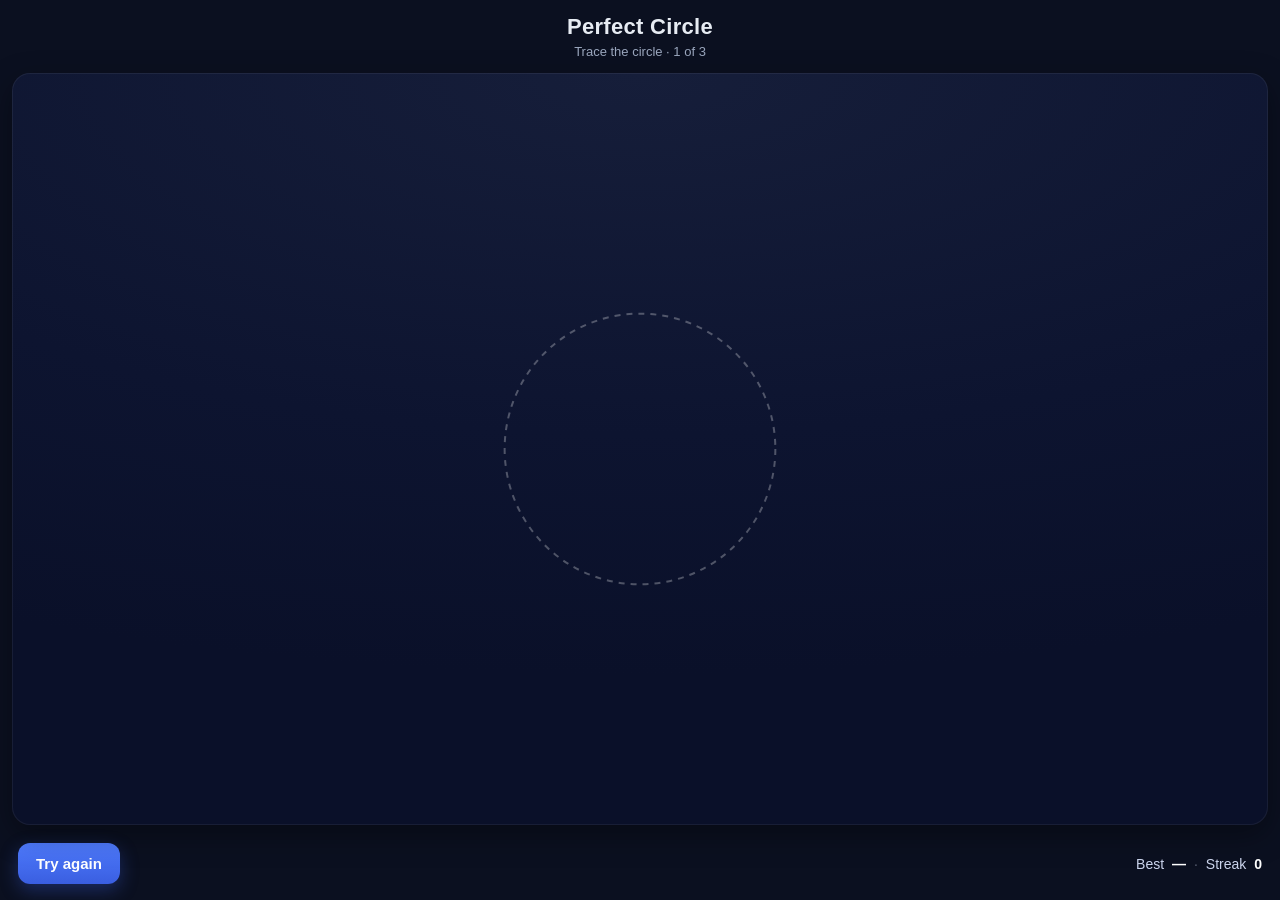
<file: index.html>
<!DOCTYPE html>
<html lang="en">
<head>
<meta charset="UTF-8" />
<meta name="viewport" content="width=device-width, initial-scale=1.0, maximum-scale=1.0, user-scalable=no, viewport-fit=cover" />
<meta name="apple-mobile-web-app-capable" content="yes" />
<meta name="mobile-web-app-capable" content="yes" />
<meta name="theme-color" content="#0b1020" />
<meta http-equiv="Cache-Control" content="no-cache, no-store, must-revalidate" />
<meta http-equiv="Pragma" content="no-cache" />
<meta http-equiv="Expires" content="0" />
<title>Perfect Circle</title>
<link rel="stylesheet" href="styles.css?v=18" />
</head>
<body>
  <div class="app">
    <header class="topbar">
      <h1>Perfect Circle</h1>
      <p class="hint" id="hint">Draw a circle in one stroke</p>
    </header>

    <div class="stage">
      <canvas id="canvas"></canvas>
      <div class="overlay" id="overlay">
        <div class="score-card" id="scoreCard" hidden>
          <div class="score-number" id="scoreNumber">0</div>
          <div class="score-label">out of 100</div>
          <div class="score-grade" id="scoreGrade"></div>
          <div class="streak-row" id="streakRow" hidden>
            <span class="streak-flame">🔥</span>
            <span class="streak-count" id="streakCount">0</span>
            <span class="streak-label">streak</span>
          </div>
        </div>
      </div>
    </div>

    <footer class="controls">
      <button id="clearBtn" class="btn">Try again</button>
      <div class="stats">
        <span class="stat">Best <span id="bestScore">—</span></span>
        <span class="stat-sep">·</span>
        <span class="stat">Streak <span id="footerStreak">0</span></span>
      </div>
    </footer>
  </div>

  <script src="app.js?v=17"></script>
</body>
</html>
</file>
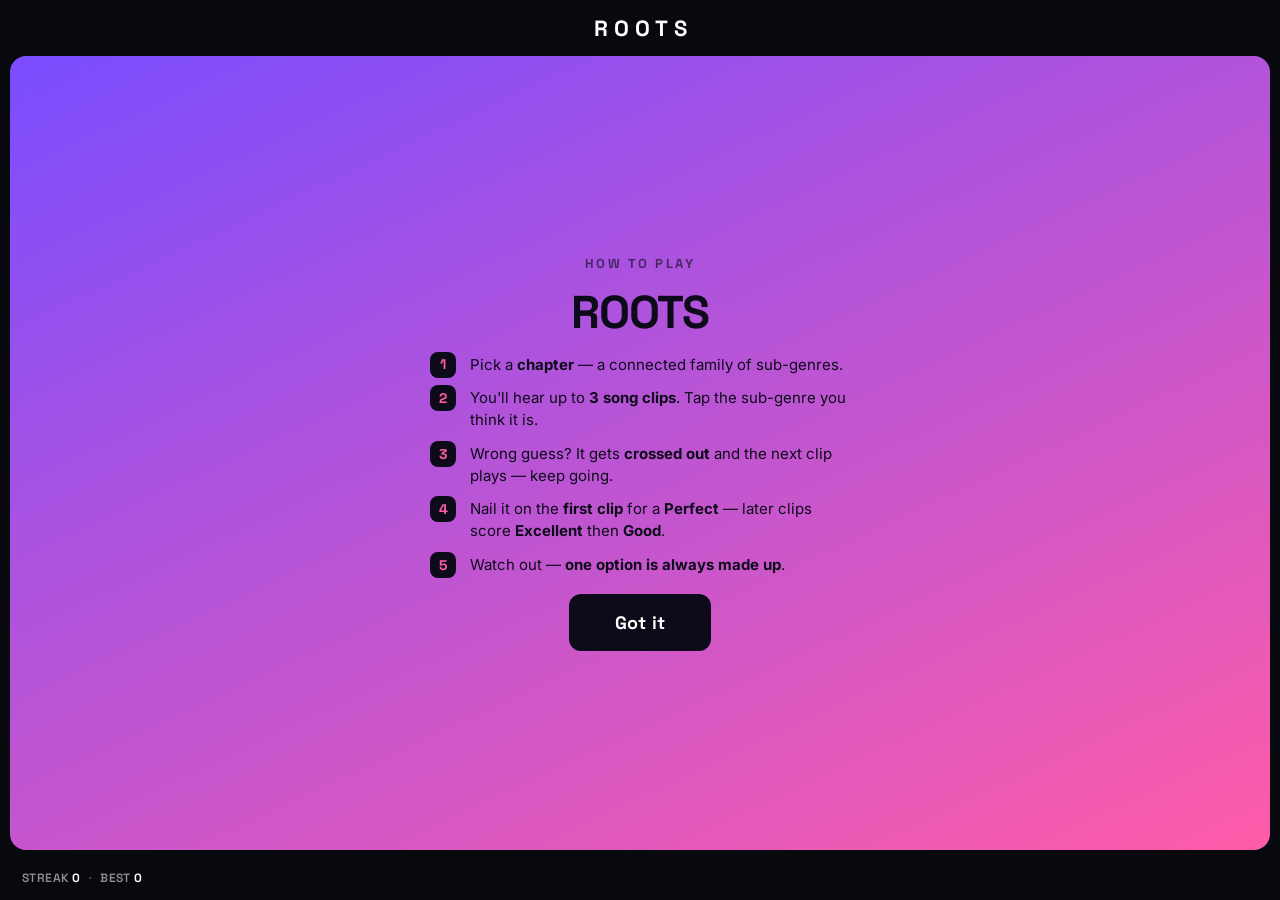
<file: genre.html>
<!DOCTYPE html>
<html lang="en">
<head>
<meta charset="UTF-8" />
<meta name="viewport" content="width=device-width, initial-scale=1.0, maximum-scale=1.0, user-scalable=no, viewport-fit=cover" />
<meta name="apple-mobile-web-app-capable" content="yes" />
<meta name="mobile-web-app-capable" content="yes" />
<meta name="theme-color" content="#08080f" />
<meta http-equiv="Cache-Control" content="no-cache, no-store, must-revalidate" />
<meta http-equiv="Pragma" content="no-cache" />
<meta http-equiv="Expires" content="0" />
<title>ROOTS — Guess the Sub-Genre</title>
<link rel="preconnect" href="https://fonts.googleapis.com" />
<link rel="preconnect" href="https://fonts.gstatic.com" crossorigin />
<link href="https://fonts.googleapis.com/css2?family=Space+Grotesk:wght@500;600;700&family=Inter:wght@400;500;600;700&display=swap" rel="stylesheet" />
<link rel="stylesheet" href="genre.css?v=26" />
</head>
<body>
  <div class="app">
    <header class="topbar">
      <h1>ROOTS</h1>
    </header>

    <div class="stage" id="stage">
      <!-- Home / chapter select -->
      <section class="view view-home" id="vHome">
        <span class="kicker">Pick a chapter</span>
        <div class="chapter-list" id="chapterList"></div>
        <button class="btn btn-ghost" id="helpBtn">How to play</button>
      </section>

      <!-- How to play -->
      <section class="view" id="vHelp" hidden>
        <span class="kicker">How to play</span>
        <h2 class="chapter-title">ROOTS</h2>
        <ol class="howto">
          <li>Pick a <b>chapter</b> — a connected family of sub-genres.</li>
          <li>You'll hear up to <b>3 song clips</b>. Tap the sub-genre you think it is.</li>
          <li>Wrong guess? It gets <b>crossed out</b> and the next clip plays — keep going.</li>
          <li>Nail it on the <b>first clip</b> for a <b>Perfect</b> — later clips score <b>Excellent</b> then <b>Good</b>.</li>
          <li>Watch out — <b>one option is always made up</b>.</li>
        </ol>
        <button class="btn btn-big" id="helpDoneBtn">Got it</button>
      </section>

      <!-- Chapter intro -->
      <section class="view" id="vChapter" hidden>
        <span class="kicker" id="chKicker"></span>
        <h2 class="chapter-title" id="chTitle"></h2>
        <span class="chapter-scene" id="chScene"></span>
        <p class="lead" id="chIntro"></p>
        <div class="row">
          <button class="btn btn-ghost" id="chBackBtn">Back</button>
          <button class="btn btn-big" id="chBeginBtn">Play</button>
        </div>
      </section>

      <!-- Loading -->
      <section class="view" id="vLoading" hidden>
        <div class="spinner"></div>
        <span class="lead">Cueing the clips…</span>
      </section>

      <!-- Error -->
      <section class="view" id="vError" hidden>
        <p class="lead" id="errorText">Couldn’t load this one.</p>
        <div class="row">
          <button class="btn btn-ghost" id="retryBtn">Try again</button>
          <button class="btn" id="skipBtn">Skip</button>
        </div>
      </section>

      <!-- Guessing -->
      <section class="view" id="vRound" hidden>
        <span class="kicker">Guess the genre</span>
        <span class="round-tag" id="songTag">Song 1 of 3</span>
        <div class="playbar" id="playbar">
          <div class="pb-fill" id="pbFill"></div>
          <span class="pb-tick" style="left:33.33%"></span>
          <span class="pb-tick" style="left:66.66%"></span>
        </div>
        <div class="eq" id="eq" aria-hidden="true"><span></span><span></span><span></span><span></span><span></span></div>
        <h2 class="ask" id="ask"></h2>
        <div class="options" id="options"></div>
      </section>

      <!-- Reveal -->
      <section class="view reveal" id="vReveal" hidden>
        <span class="verdict" id="verdict"></span>
        <span class="points-awarded" id="revPoints"></span>
        <h2 class="genre-name" id="revName"></h2>
        <span class="genre-meta" id="revMeta"></span>
        <p class="track-line" id="revTrack"></p>
        <p class="note" id="revNote"></p>
        <p class="lineage" id="lineage"></p>
        <button class="btn btn-big" id="nextBtn">Next</button>
      </section>

      <!-- Chapter complete -->
      <section class="view" id="vChapterEnd" hidden>
        <span class="kicker">Chapter complete</span>
        <div class="grade" id="ceGrade">A</div>
        <span class="grade-label" id="ceGradeLabel"></span>
        <h2 class="chapter-title" id="ceTitle"></h2>
        <span class="score-line" id="ceScore"></span>
        <p class="lead" id="ceOutro"></p>
        <div class="row">
          <button class="btn btn-ghost" id="ceBackBtn">Back</button>
          <button class="btn btn-big" id="shareBtn">Share</button>
        </div>
      </section>
    </div>

    <footer class="controls">
      <div class="stats">
        <span class="stat">Streak <span id="footerStreak">0</span></span>
        <span class="stat-sep">·</span>
        <span class="stat">Best <span id="bestScore">0</span></span>
      </div>
    </footer>
  </div>

  <audio id="player" preload="auto"></audio>
  <script src="genre.js?v=26"></script>
</body>
</html>
</file>
<file: styles.css>
* {
  box-sizing: border-box;
  -webkit-tap-highlight-color: transparent;
  -webkit-touch-callout: none;
  -webkit-user-select: none;
  user-select: none;
}

html, body {
  margin: 0;
  padding: 0;
  height: 100%;
  width: 100%;
  overflow: hidden;
  overscroll-behavior: none;
  background: #0b1020;
  color: #e7ecf3;
  font-family: -apple-system, BlinkMacSystemFont, "Segoe UI", Roboto, Helvetica, Arial, sans-serif;
}

.app {
  display: flex;
  flex-direction: column;
  height: 100vh;
  height: 100dvh;
  padding: env(safe-area-inset-top) env(safe-area-inset-right) env(safe-area-inset-bottom) env(safe-area-inset-left);
}

.topbar {
  text-align: center;
  padding: 14px 16px 6px;
}

.topbar h1 {
  margin: 0;
  font-size: 22px;
  letter-spacing: 0.3px;
  font-weight: 700;
}

.hint {
  margin: 4px 0 0;
  font-size: 13px;
  color: #9aa6bd;
}

.stage {
  position: relative;
  flex: 1;
  margin: 8px 12px;
  border-radius: 18px;
  background: radial-gradient(120% 80% at 50% 0%, #161e3a 0%, #0d1430 60%, #0a1029 100%);
  box-shadow: inset 0 0 0 1px rgba(255,255,255,0.06), 0 10px 30px rgba(0,0,0,0.35);
  overflow: hidden;
  touch-action: none;
}

#canvas {
  position: absolute;
  inset: 0;
  width: 100%;
  height: 100%;
  display: block;
  touch-action: none;
}

.overlay {
  position: absolute;
  inset: 0;
  display: flex;
  align-items: center;
  justify-content: center;
  pointer-events: none;
}

.score-card {
  background: rgba(10, 16, 41, 0.78);
  backdrop-filter: blur(8px);
  -webkit-backdrop-filter: blur(8px);
  border: 1px solid rgba(255,255,255,0.08);
  border-radius: 16px;
  padding: 18px 26px;
  text-align: center;
  animation: pop 220ms ease-out;
}

@keyframes pop {
  from { transform: scale(0.85); opacity: 0; }
  to   { transform: scale(1);    opacity: 1; }
}

.score-number {
  font-size: 64px;
  font-weight: 800;
  line-height: 1;
  letter-spacing: -1px;
  background: linear-gradient(180deg, #ffffff 0%, #aac1ff 100%);
  -webkit-background-clip: text;
  background-clip: text;
  color: transparent;
}

.score-label {
  margin-top: 4px;
  font-size: 13px;
  color: #9aa6bd;
}

.score-grade {
  margin-top: 10px;
  font-size: 14px;
  color: #cdd6ee;
  min-height: 1em;
}

.controls {
  display: flex;
  align-items: center;
  justify-content: space-between;
  padding: 10px 18px 16px;
  gap: 12px;
}

.btn {
  appearance: none;
  border: none;
  background: linear-gradient(180deg, #4f7cff 0%, #3a5ee0 100%);
  color: white;
  padding: 12px 18px;
  font-size: 15px;
  font-weight: 600;
  border-radius: 12px;
  box-shadow: 0 6px 18px rgba(58, 94, 224, 0.35);
  cursor: pointer;
  transition: transform 80ms ease, box-shadow 120ms ease, filter 120ms ease;
}

.btn:active {
  transform: translateY(1px) scale(0.99);
  filter: brightness(0.95);
}

.stats {
  font-size: 14px;
  color: #cdd6ee;
  display: flex;
  align-items: center;
  gap: 8px;
}

.stat span {
  font-weight: 700;
  color: #ffffff;
  margin-left: 4px;
}

.stat-sep {
  opacity: 0.4;
}

.streak-row {
  margin-top: 12px;
  display: inline-flex;
  align-items: center;
  gap: 6px;
  padding: 6px 12px;
  background: rgba(255, 138, 76, 0.15);
  border: 1px solid rgba(255, 138, 76, 0.3);
  border-radius: 999px;
  font-size: 14px;
  color: #ffd0a8;
}

.streak-flame {
  font-size: 16px;
  line-height: 1;
}

.streak-count {
  font-weight: 800;
  color: #ffffff;
  font-size: 16px;
}

.streak-label {
  color: #ffd0a8;
  opacity: 0.85;
}

.streak-row.flash {
  animation: streak-flash 600ms ease-out;
}

@keyframes streak-flash {
  0%   { transform: scale(1);    background: rgba(255, 200, 100, 0.5); }
  40%  { transform: scale(1.18); background: rgba(255, 220, 130, 0.7); }
  100% { transform: scale(1);    background: rgba(255, 138, 76, 0.15); }
}
</file>
<file: genre.css>
:root {
  --bg: #08080f;
  --c1: #7A4DFF;            /* per-chapter gradient stops (set by JS) */
  --c2: #FF5CA8;
  --ink: #0d0b1a;          /* near-black text on bright cards */
  --ink-soft: rgba(13,11,26,0.62);
  --display: "Space Grotesk", -apple-system, BlinkMacSystemFont, "Segoe UI", sans-serif;
  --body: "Inter", -apple-system, BlinkMacSystemFont, "Segoe UI", Roboto, sans-serif;
}

* { box-sizing: border-box; -webkit-tap-highlight-color: transparent; -webkit-user-select: none; user-select: none; }

html, body {
  margin: 0; padding: 0; height: 100%; width: 100%;
  overflow: hidden; overscroll-behavior: none;
  background: var(--bg); color: #fff; font-family: var(--body);
}

.app { display: flex; flex-direction: column; height: 100vh; height: 100dvh;
  padding: env(safe-area-inset-top) env(safe-area-inset-right) env(safe-area-inset-bottom) env(safe-area-inset-left); }

.topbar { text-align: center; padding: 14px 16px 8px; }
.topbar h1 { margin: 0; font-family: var(--display); font-size: 22px; font-weight: 700; letter-spacing: 6px; text-indent: 6px; color: #fff; }

/* Full-bleed vivid gradient card — the Wrapped surface */
.stage {
  position: relative; flex: 1; margin: 6px 10px 10px;
  border-radius: 16px; overflow: hidden; display: flex;
  background: linear-gradient(155deg, var(--c1) 0%, var(--c2) 100%);
  transition: background 450ms ease;
}

.view {
  flex: 1; display: flex; flex-direction: column; align-items: center; justify-content: center;
  gap: 18px; padding: 30px 24px; text-align: center; overflow-y: auto; color: var(--ink);
  animation: viewIn 460ms cubic-bezier(.2,.8,.2,1);
}
.view[hidden] { display: none; }
.view-home { justify-content: flex-start; gap: 14px; }

@keyframes viewIn { from { opacity: 0; transform: translateY(18px) scale(0.985); } to { opacity: 1; transform: none; } }
@keyframes popIn { 0% { opacity: 0; transform: scale(0.5); } 60% { transform: scale(1.08); } 100% { opacity: 1; transform: scale(1); } }

.lead { margin: 0; font-size: 17px; line-height: 1.5; font-weight: 500; color: var(--ink); max-width: 420px; }
.kicker { font-family: var(--display); font-size: 13px; font-weight: 700; letter-spacing: 2.5px; text-transform: uppercase; color: var(--ink-soft); }

.howto { list-style: none; counter-reset: step; margin: 0; padding: 0; max-width: 420px; width: 100%;
  display: flex; flex-direction: column; gap: 12px; text-align: left; }
.howto li { position: relative; padding-left: 40px; font-size: 15px; line-height: 1.45; color: var(--ink); }
.howto li b { font-weight: 700; }
.howto li::before { counter-increment: step; content: counter(step);
  position: absolute; left: 0; top: -2px; width: 26px; height: 26px; border-radius: 8px;
  display: flex; align-items: center; justify-content: center;
  background: var(--ink); color: var(--c2); font-family: var(--display); font-weight: 700; font-size: 14px; }

/* ---- Home: colourful chapter tiles ---- */
.chapter-list { width: 100%; max-width: 520px; display: flex; flex-direction: column; gap: 12px; padding: 2px 0 10px; }
.ch-card {
  appearance: none; text-align: left; cursor: pointer; display: flex; align-items: center; gap: 14px;
  border: none; border-radius: 12px; padding: 18px 18px; color: var(--ink); width: 100%;
  background: linear-gradient(120deg, var(--cc1, #fff) 0%, var(--cc2, #eee) 100%);
  transition: transform 90ms ease;
  animation: viewIn 480ms cubic-bezier(.2,.8,.2,1) backwards;
}
.ch-card:nth-child(1){animation-delay:30ms} .ch-card:nth-child(2){animation-delay:70ms}
.ch-card:nth-child(3){animation-delay:110ms} .ch-card:nth-child(4){animation-delay:150ms}
.ch-card:nth-child(5){animation-delay:190ms} .ch-card:nth-child(6){animation-delay:230ms}
.ch-card:nth-child(7){animation-delay:270ms} .ch-card:nth-child(8){animation-delay:310ms}
.ch-card:nth-child(9){animation-delay:350ms} .ch-card:nth-child(10){animation-delay:390ms}
.ch-card:nth-child(11){animation-delay:430ms}
.ch-card:active { transform: scale(0.985); }
.ch-num { font-family: var(--display); font-size: 22px; font-weight: 700; min-width: 28px; color: rgba(0,0,0,0.4); }
.ch-body { flex: 1; display: flex; flex-direction: column; gap: 2px; min-width: 0; }
.ch-name { font-family: var(--display); font-size: 20px; font-weight: 700; letter-spacing: -0.3px; }
.ch-meta { font-size: 12.5px; font-weight: 500; color: rgba(0,0,0,0.6); }
.ch-best { font-family: var(--display); font-size: 12px; font-weight: 700; color: rgba(0,0,0,0.7); white-space: nowrap; }

.chapter-title { font-family: var(--display); font-size: 46px; font-weight: 700; letter-spacing: -1.2px; line-height: 0.98; margin: 0; color: var(--ink); }
.chapter-scene { font-family: var(--display); font-size: 13px; font-weight: 700; letter-spacing: 1.5px; text-transform: uppercase; color: var(--ink-soft); }
.score-line { font-family: var(--display); font-size: 18px; font-weight: 600; color: var(--ink); }
.grade { font-family: var(--display); font-size: 130px; font-weight: 700; line-height: 0.9; color: var(--ink); letter-spacing: -4px; animation: popIn 600ms cubic-bezier(.2,.9,.3,1.3); }
.grade-label { font-family: var(--display); font-size: 14px; font-weight: 700; letter-spacing: 2px; text-transform: uppercase; color: var(--ink-soft); margin-top: -4px; }

.spinner { width: 34px; height: 34px; border-radius: 50%; border: 3px solid rgba(0,0,0,0.18); border-top-color: var(--ink); animation: spin 800ms linear infinite; }
@keyframes spin { to { transform: rotate(360deg); } }
.row { display: flex; gap: 12px; align-items: center; }

/* ---- Round ---- */
.playbar { position: relative; width: 100%; max-width: 420px; height: 10px; border-radius: 5px;
  background: rgba(0,0,0,0.18); overflow: hidden; }
.pb-fill { position: absolute; left: 0; top: 0; bottom: 0; width: 0%; background: var(--ink); border-radius: 5px; }
.pb-tick { position: absolute; top: 0; bottom: 0; width: 3px; background: var(--c1); opacity: 0.6; transform: translateX(-1px); z-index: 2; }

.player { display: flex; align-items: center; gap: 14px; width: 100%; max-width: 440px; }
.disc { width: 58px; height: 58px; flex: 0 0 auto; border-radius: 50%; background: rgba(0,0,0,0.16);
  display: flex; align-items: center; justify-content: center; }
.eq { display: inline-flex; align-items: flex-end; gap: 4px; height: 32px; margin: 6px 0; }
.eq span { width: 5px; height: 100%; background: var(--ink); border-radius: 2px; transform-origin: bottom; animation: eq 900ms ease-in-out infinite; }
.eq span:nth-child(2){animation-delay:140ms} .eq span:nth-child(3){animation-delay:280ms} .eq span:nth-child(4){animation-delay:420ms} .eq span:nth-child(5){animation-delay:560ms}
.eq.paused span { animation-play-state: paused; opacity: 0.4; }
@keyframes eq { 0%,100%{transform:scaleY(0.2)} 50%{transform:scaleY(1)} }

.player-meta { flex: 1; display: flex; flex-direction: column; align-items: flex-start; gap: 2px; text-align: left; }
.round-tag { font-family: var(--display); font-size: 11px; font-weight: 700; letter-spacing: 1.5px; text-transform: uppercase; color: var(--ink-soft); }
#playState { font-family: var(--display); font-size: 17px; font-weight: 700; color: var(--ink); flex: 1; text-align: left; }
.icon-btn { appearance: none; border: none; background: rgba(0,0,0,0.16); color: var(--ink); width: 40px; height: 40px; border-radius: 50%; font-size: 18px; cursor: pointer; flex: 0 0 auto; }

.options { display: flex; flex-direction: column; gap: 10px; width: 100%; max-width: 420px; }
.option { appearance: none; font-family: var(--display); border: none; background: rgba(255,255,255,0.95); color: var(--ink);
  width: 100%; padding: 18px 20px; font-size: 16px; font-weight: 700; border-radius: 10px; cursor: pointer; line-height: 1.15;
  transition: transform 90ms ease, opacity 200ms ease, background 160ms ease; }
.option:active { transform: translateY(1px) scale(0.985); }
.option:disabled { cursor: default; }
.option.correct { background: var(--ink); color: #fff; }
.option.wrong { background: rgba(0,0,0,0.25); color: rgba(255,255,255,0.85); }
.option.dim { opacity: 0.4; }
.option.eliminated {
  opacity: 0.5;
  text-decoration: line-through;
  text-decoration-thickness: 3px;
  box-shadow: none;
  pointer-events: none;
}

/* ---- Reveal (Wrapped-style stat card) ---- */
.reveal { gap: 8px; }
.verdict { font-family: var(--display); font-size: 24px; font-weight: 700; letter-spacing: 1px; text-transform: uppercase; color: var(--ink); animation: popIn 480ms cubic-bezier(.2,.9,.3,1.25); }
.verdict.bad { opacity: 0.7; }
.verdict:empty { display: none; }
.ask { font-family: var(--display); font-size: 19px; font-weight: 700; color: var(--ink); margin: 2px 0; min-height: 24px; }
.ask:empty { display: none; }
.controls { justify-content: center; }
.points-awarded { font-family: var(--display); font-size: 60px; font-weight: 700; color: var(--ink); line-height: 0.95; letter-spacing: -2px; animation: popIn 560ms cubic-bezier(.2,.9,.3,1.25); }
.points-awarded:empty { display: none; }
.genre-name { font-family: var(--display); font-size: 46px; font-weight: 700; letter-spacing: -1.4px; line-height: 0.96; margin: 0; color: var(--ink); animation: popIn 520ms 60ms cubic-bezier(.2,.9,.3,1.2) backwards; }
.genre-meta { font-family: var(--display); font-size: 12px; font-weight: 700; letter-spacing: 1.2px; text-transform: uppercase; color: var(--ink-soft); }
.track-line { margin: 4px 0 0; font-size: 14px; color: var(--ink-soft); }
.track-line b { color: var(--ink); font-weight: 700; }
.note { margin: 4px 0 0; font-size: 15px; line-height: 1.5; font-weight: 500; color: var(--ink); max-width: 430px; }
.lineage { margin: 2px 0 0; font-family: var(--display); font-size: 13px; font-weight: 600; color: var(--ink-soft); }
.lineage b { color: var(--ink); font-weight: 700; }
.lineage:empty { display: none; }

/* ---- Buttons (black pill pops on any colour) ---- */
.btn { appearance: none; font-family: var(--display); border: none; background: var(--ink); color: #fff;
  padding: 15px 30px; font-size: 16px; font-weight: 700; letter-spacing: 0.2px; border-radius: 12px; cursor: pointer;
  transition: transform 90ms ease, filter 140ms ease; }
.btn:active { transform: translateY(1px) scale(0.98); filter: brightness(1.1); }
.btn-big { padding: 17px 46px; font-size: 18px; }
.btn-ghost { background: rgba(0,0,0,0.14); color: var(--ink); }

/* ---- Footer ---- */
.controls { display: flex; align-items: center; justify-content: space-between; padding: 8px 22px 12px; gap: 12px; }
.stats { display: flex; align-items: center; gap: 8px; }
.stat { font-family: var(--display); font-size: 12px; font-weight: 600; letter-spacing: 0.4px; text-transform: uppercase; color: rgba(255,255,255,0.55); }
.stat span { font-weight: 700; color: #fff; }
.stat-sep { opacity: 0.3; }
</file>
